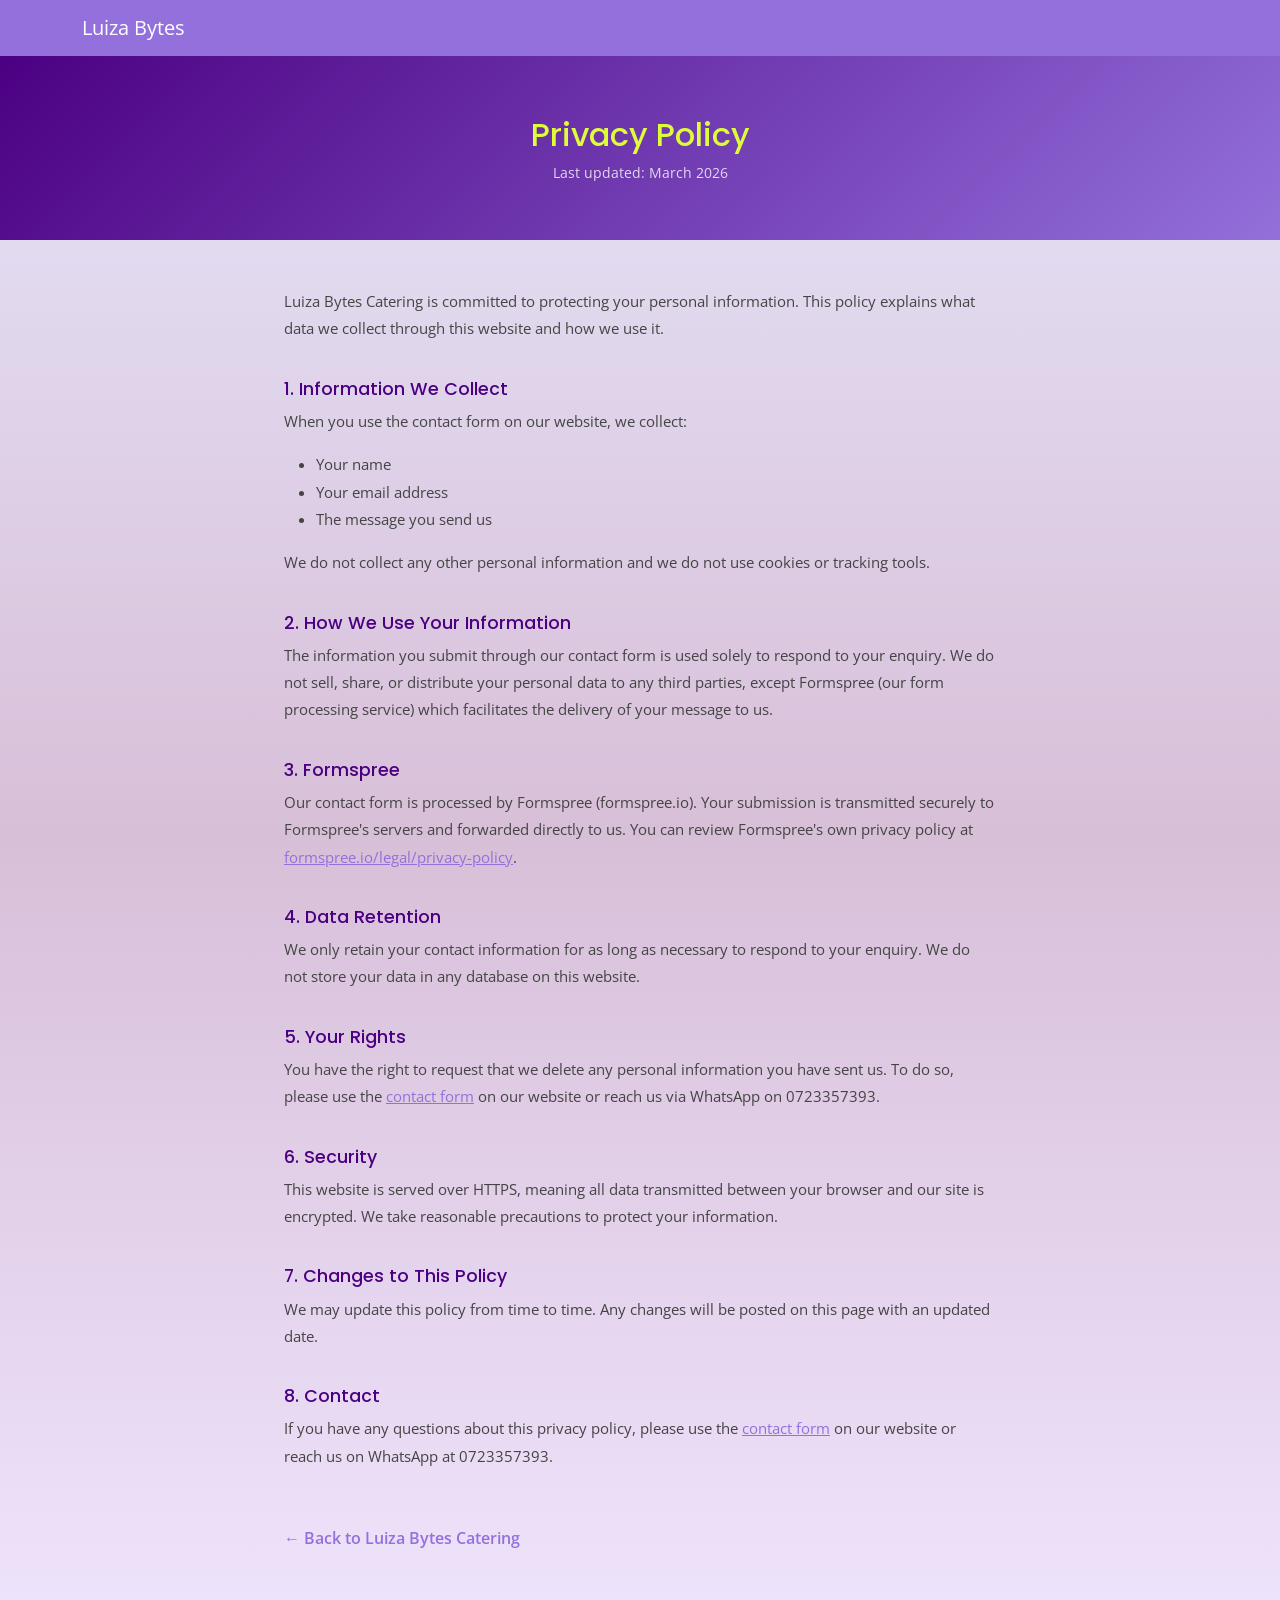
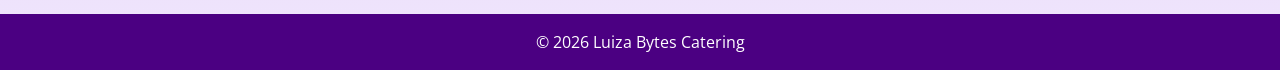
<file: privacy.html>
<!DOCTYPE html>
<html lang="en">
<head>
  <meta charset="UTF-8">
  <meta name="viewport" content="width=device-width, initial-scale=1.0">
  <title>Privacy Policy | Luiza Bytes Catering</title>
  <link href="https://cdn.jsdelivr.net/npm/bootstrap@5.3.2/dist/css/bootstrap.min.css" rel="stylesheet" integrity="sha384-T3c6CoIi6uLrA9TneNEoa7RxnatzjcDSCmG1MXxSR1GAsXEV/Dwwykc2MPK8M2HN" crossorigin="anonymous">
  <link href="https://fonts.googleapis.com/css2?family=Poppins:wght@600&family=Open+Sans&display=swap" rel="stylesheet">
  <link rel="stylesheet" href="style.css">
  <style>
    .privacy-hero {
      background: linear-gradient(135deg, #4B0082, #9370DB);
      color: white;
      padding: 60px 20px 40px;
      text-align: center;
    }
    .privacy-hero h1 {
      font-family: 'Poppins', sans-serif;
      font-size: 2rem;
      color: #e1ff37fb;
    }
    .privacy-hero p {
      color: rgba(255,255,255,0.8);
      font-size: 0.9rem;
    }
    .privacy-body {
      max-width: 760px;
      margin: 0 auto;
      padding: 48px 24px 64px;
    }
    .privacy-body h2 {
      font-family: 'Poppins', sans-serif;
      font-size: 1.1rem;
      color: #4B0082;
      margin-top: 36px;
      margin-bottom: 8px;
    }
    .privacy-body p, .privacy-body li {
      font-family: 'Open Sans', sans-serif;
      font-size: 0.95rem;
      color: #444;
      line-height: 1.8;
    }
    .back-link {
      display: inline-block;
      margin-top: 40px;
      color: #9370DB;
      font-weight: 600;
      text-decoration: none;
    }
    .back-link:hover { color: #4B0082; }
  </style>
</head>
<body style="background: linear-gradient(to bottom, #E6E6FA, #D8BFD8, #F0E6FF); min-height: 100vh;">

  <!-- Navbar -->
  <nav class="navbar navbar-expand-lg navbar-dark custom-navbar">
    <div class="container">
      <a class="navbar-brand" href="index.html">Luiza Bytes</a>
    </div>
  </nav>

  <!-- Hero -->
  <div class="privacy-hero">
    <h1>Privacy Policy</h1>
    <p>Last updated: March 2026</p>
  </div>

  <!-- Content -->
  <div class="privacy-body">

    <p>Luiza Bytes Catering is committed to protecting your personal information. This policy explains what data we collect through this website and how we use it.</p>

    <h2>1. Information We Collect</h2>
    <p>When you use the contact form on our website, we collect:</p>
    <ul>
      <li>Your name</li>
      <li>Your email address</li>
      <li>The message you send us</li>
    </ul>
    <p>We do not collect any other personal information and we do not use cookies or tracking tools.</p>

    <h2>2. How We Use Your Information</h2>
    <p>The information you submit through our contact form is used solely to respond to your enquiry. We do not sell, share, or distribute your personal data to any third parties, except Formspree (our form processing service) which facilitates the delivery of your message to us.</p>

    <h2>3. Formspree</h2>
    <p>Our contact form is processed by Formspree (formspree.io). Your submission is transmitted securely to Formspree's servers and forwarded directly to us. You can review Formspree's own privacy policy at <a href="https://formspree.io/legal/privacy-policy" target="_blank" style="color:#9370DB;">formspree.io/legal/privacy-policy</a>.</p>

    <h2>4. Data Retention</h2>
    <p>We only retain your contact information for as long as necessary to respond to your enquiry. We do not store your data in any database on this website.</p>

    <h2>5. Your Rights</h2>
    <p>You have the right to request that we delete any personal information you have sent us. To do so, please use the <a href="index.html#contact" style="color:#9370DB;">contact form</a> on our website or reach us via WhatsApp on 0723357393.</p>

    <h2>6. Security</h2>
    <p>This website is served over HTTPS, meaning all data transmitted between your browser and our site is encrypted. We take reasonable precautions to protect your information.</p>

    <h2>7. Changes to This Policy</h2>
    <p>We may update this policy from time to time. Any changes will be posted on this page with an updated date.</p>

    <h2>8. Contact</h2>
    <p>If you have any questions about this privacy policy, please use the <a href="index.html#contact" style="color:#9370DB;">contact form</a> on our website or reach us on WhatsApp at 0723357393.</p>

    <a href="index.html" class="back-link">← Back to Luiza Bytes Catering</a>

  </div>

  <footer class="text-center py-3" style="background:#4B0082; color:white;">
    &copy; 2026 Luiza Bytes Catering
  </footer>

</body>
</html>
</file>
<file: style.css>
@import url('https://fonts.googleapis.com/css2?family=Poppins:wght@700&family=Roboto&display=swap');

/* === Reset === */
html, body {
  margin: 0;
  padding: 0;
  width: 100%;
}

/* === Base Body — FIX 1: Removed broken food-pattern.png reference, gradient preserved === */
body {
  font-family: 'Open Sans', sans-serif;
  background: linear-gradient(to bottom, #E6E6FA, #D8BFD8, #F0E6FF);
  background-attachment: fixed;
  margin: 0;
  padding: 0;
}

h1, h2, h5 {
  font-family: 'Poppins', sans-serif;
}

/* === Navbar === */
.custom-navbar {
  background-color: #9370DB;
  position: sticky;
  top: 0;
  z-index: 1000;
}

/* === Hero === */
.hero {
  background: url('hero.jpg') center/cover no-repeat;
  background-blend-mode: darken;
  color: rgb(14, 11, 0);
  text-align: center;
  padding: 140px 20px;
}

/* === Brand Title — restored original look === */
.brand-title {
  font-family: 'Cormorant', serif;
  font-style: italic;
  font-weight: bold;
  font-size: 4.0rem;
  color: #fafa09fb;
  text-align: center;
  text-shadow: 2px 2px 8px rgba(0,0,0,0.3);
}

.tagline {
  font-family: 'Roboto', sans-serif;
  font-weight: 400;
  font-size: 1.1rem;
  color: #000000;
  text-align: center;
}

.btn-warning {
  background-color: #9370DB;
  color: white;
  border: none;
  font-weight: 600;
  letter-spacing: 0.3px;
}

.btn-warning:hover {
  background-color: #7B5CC4;
  color: white;
}

/* === Menu Images — FIX 3: equal height, object-fit cover === */
.menu .img-fluid {
  width: 100%;
  height: 220px;
  object-fit: cover;
  border-radius: 12px;
  box-shadow: 0 4px 8px rgba(0, 0, 0, 0.2);
  transition: transform 0.3s;
  display: block;
}

.menu .img-fluid:hover {
  transform: scale(1.05);
}

.price {
  font-weight: 600;
  color: #4B0082;
  margin-top: 5px;
}

/* === Services === */
.services {
  background-color: #F0E6FF;
}

.services .card {
  border: 1px solid rgba(147, 112, 219, 0.2);
  background-color: #fff;
  transition: transform 0.3s, box-shadow 0.3s;
}

.services .card:hover {
  transform: translateY(-5px);
  box-shadow: 0 8px 20px rgba(147, 112, 219, 0.25);
}

/* === Testimonials === */
.blockquote-footer {
  color: #4B0082;
  font-weight: 600;
  font-style: italic;
  background-color: rgba(230, 230, 250, 0.8);
  padding: 4px 10px;
  border-radius: 12px;
  display: inline-block;
  box-shadow: 0 2px 6px rgba(0, 0, 0, 0.2);
  transition: all 0.3s ease;
}

.blockquote-footer:hover {
  background-color: rgba(230, 230, 250, 1);
  box-shadow: 0 0 10px rgba(147, 112, 219, 0.6);
  transform: scale(1.05);
}

.card {
  border: none;
  box-shadow: 0 4px 8px rgba(0, 0, 0, 0.08);
  transition: transform 0.3s;
}

.card:hover {
  transform: translateY(-5px);
}

/* === Contact === */
.contact {
  background-color: #F8F8FF;
  padding: 60px 20px;
}

/* === Footer === */
footer {
  background: #4B0082;
  color: white;
}

/* === Smooth Scroll === */
html {
  scroll-behavior: smooth;
}

/* === Animations === */
@keyframes fadeInUp {
  from {
    opacity: 0;
    transform: translateY(30px);
  }
  to {
    opacity: 1;
    transform: translateY(0);
  }
}

section {
  animation: fadeInUp 0.8s ease-out;
}

/* === Floating WhatsApp Button === */
.whatsapp-float {
  position: fixed;
  bottom: 20px;
  right: 20px;
  background: #8A2BE2;
  color: rgb(255, 255, 255);
  padding: 15px;
  border-radius: 50%;
  font-size: 24px;
  text-decoration: none;
  box-shadow: 0 4px 8px rgba(0, 0, 0, 0.3);
  transition: transform 0.2s, box-shadow 0.2s;
}

.whatsapp-float:hover {
  transform: scale(1.1);
  box-shadow: 0 6px 16px rgba(0, 0, 0, 0.4);
}

/* =============================================
   RESPONSIVE / MOBILE STYLES
   ============================================= */

/* Tablets (max 768px) */
@media (max-width: 768px) {
  /* FIX 2: Now correctly targets .brand-title instead of .hero h1 */
  .brand-title {
    font-size: 2.2rem;
  }

  .hero {
    padding: 80px 20px;
  }

  .tagline {
    font-size: 1rem;
  }

  /* FIX 3: Slightly shorter image height on tablets */
  .menu .img-fluid {
    height: 180px;
  }

  .whatsapp-float {
    bottom: 15px;
    right: 15px;
    padding: 12px;
    font-size: 20px;
  }
}

/* Mobile phones (max 480px) */
@media (max-width: 480px) {
  .brand-title {
    font-size: 1.8rem;
  }

  .hero {
    padding: 60px 16px;
  }

  /* Full width images on very small screens */
  .menu .img-fluid {
    height: 200px;
  }

  .contact {
    padding: 40px 16px;
  }

  /* Stack nav links cleanly */
  .navbar-nav .nav-link {
    padding: 10px 0;
    border-bottom: 1px solid rgba(255, 255, 255, 0.1);
  }
}

/* =============================================
   GALLERY SECTION
   ============================================= */

.gallery-section {
  background: linear-gradient(to bottom, #F0E6FF, #E6E6FA);
}

/* Prevent section fadeInUp from conflicting with hidden gallery */
.gallery-hidden {
  animation: none !important;
}

.gallery-section h2 {
  color: #4B0082;
}

.masonry-grid {
  columns: 3;
  column-gap: 16px;
}

.masonry-item {
  break-inside: avoid;
  margin-bottom: 16px;
  position: relative;
  border-radius: 12px;
  overflow: hidden;
  cursor: pointer;
}

.masonry-item img {
  width: 100%;
  display: block;
  border-radius: 12px;
  transition: transform 0.4s ease;
  box-shadow: 0 4px 12px rgba(0,0,0,0.15);
}

.masonry-item:hover img {
  transform: scale(1.04);
}

.gallery-overlay {
  position: absolute;
  bottom: 0;
  left: 0;
  right: 0;
  background: linear-gradient(to top, rgba(75,0,130,0.85), transparent);
  color: white;
  padding: 20px 14px 12px;
  border-radius: 0 0 12px 12px;
  opacity: 0;
  transition: opacity 0.3s ease;
}

.masonry-item:hover .gallery-overlay {
  opacity: 1;
}

.gallery-overlay span {
  font-family: 'Poppins', sans-serif;
  font-size: 0.9rem;
  font-weight: 600;
  letter-spacing: 0.3px;
}

/* Tablet: 2 columns */
@media (max-width: 768px) {
  .masonry-grid {
    columns: 2;
    column-gap: 12px;
  }
  .masonry-item {
    margin-bottom: 12px;
  }
}

/* Mobile: 2 columns (tight) */
@media (max-width: 480px) {
  .masonry-grid {
    columns: 2;
    column-gap: 8px;
  }
  .masonry-item {
    margin-bottom: 8px;
  }
  .gallery-overlay {
    opacity: 1;
    padding: 12px 10px 8px;
  }
  .gallery-overlay span {
    font-size: 0.75rem;
  }
}

/* =============================================
   PRICING SECTION
   ============================================= */

.pricing-section {
  background-color: #F8F4FF;
}

.pricing-section h2 {
  color: #4B0082;
}

.pricing-subtitle {
  color: #666;
  font-size: 1rem;
  max-width: 560px;
  margin: 0 auto;
}

.pricing-card {
  background: #fff;
  border: 1px solid rgba(147, 112, 219, 0.2);
  border-radius: 16px;
  padding: 32px 24px;
  height: 100%;
  box-shadow: 0 4px 16px rgba(147, 112, 219, 0.1);
  transition: transform 0.3s, box-shadow 0.3s;
}

.pricing-card:hover {
  transform: translateY(-6px);
  box-shadow: 0 10px 28px rgba(147, 112, 219, 0.2);
}

.pricing-card--highlight {
  background: linear-gradient(135deg, #9370DB, #7B5CC4);
  border-color: #9370DB;
}

.pricing-card--highlight h5,
.pricing-card--highlight .pricing-list li {
  color: #fff;
}

.pricing-icon {
  font-size: 2.4rem;
  margin-bottom: 12px;
}

.pricing-card h5 {
  font-family: 'Poppins', sans-serif;
  color: #4B0082;
  font-size: 1.1rem;
  margin-bottom: 16px;
}

.pricing-list {
  list-style: none;
  padding: 0;
  margin: 0 0 16px 0;
  text-align: left;
}

.pricing-list li {
  padding: 6px 0;
  font-size: 0.92rem;
  color: #444;
  border-bottom: 1px solid rgba(147,112,219,0.1);
}

.pricing-list li:last-child {
  border-bottom: none;
}

.btn-pricing {
  background-color: #9370DB;
  color: #fff;
  border: none;
  border-radius: 8px;
  padding: 10px 20px;
  font-size: 0.9rem;
  font-weight: 600;
  transition: background 0.2s, transform 0.2s;
  display: inline-block;
  text-decoration: none;
}

.btn-pricing:hover {
  background-color: #7B5CC4;
  color: #fff;
  transform: scale(1.03);
}

@media (max-width: 480px) {
  .pricing-card {
    padding: 24px 18px;
  }
}

/* Menu card styles moved inline */

/* =============================================
   GALLERY TOGGLE (show/hide)
   ============================================= */

/* Hidden state — collapsed, no space taken */
.gallery-hidden {
  max-height: 0;
  overflow: hidden;
  padding-top: 0 !important;
  padding-bottom: 0 !important;
  opacity: 0;
  transition: max-height 0.5s ease, opacity 0.4s ease, padding 0.3s ease;
}

/* Visible state — fully expanded */
.gallery-visible {
  max-height: 2000px;
  opacity: 1;
  transition: max-height 0.6s ease, opacity 0.5s ease, padding 0.3s ease;
}

/* Arrow indicator on the nav link */
.gallery-toggle-link {
  cursor: pointer;
}

.gallery-arrow {
  font-size: 0.75rem;
  margin-left: 3px;
  display: inline-block;
  transition: transform 0.3s ease;
  vertical-align: middle;
}

/* =============================================
   FULL MENU — COLLAPSIBLE PANEL
   ============================================= */

/* Toggle button */
.btn-full-menu {
  background: transparent;
  border: 2px solid #9370DB;
  color: #4B0082;
  font-family: 'Poppins', sans-serif;
  font-weight: 600;
  font-size: 1rem;
  padding: 10px 32px;
  border-radius: 30px;
  cursor: pointer;
  transition: background 0.25s, color 0.25s, transform 0.2s;
  letter-spacing: 0.3px;
}

.btn-full-menu:hover {
  background: #9370DB;
  color: #fff;
  transform: scale(1.03);
}

.full-menu-arrow {
  font-size: 0.8rem;
  margin-left: 4px;
  vertical-align: middle;
  display: inline-block;
}

/* Panel hidden/visible states */
.full-menu-hidden {
  max-height: 0;
  overflow: hidden;
  opacity: 0;
  transition: max-height 0.5s ease, opacity 0.4s ease;
}

.full-menu-visible {
  max-height: 3000px;
  opacity: 1;
  transition: max-height 0.7s ease, opacity 0.5s ease;
}

/* Inner panel styling */
.full-menu-inner {
  background: linear-gradient(160deg, #160827 0%, #250d45 100%);
  border: 1px solid rgba(212, 175, 55, 0.18);
  border-radius: 20px;
  padding: 36px 40px 40px;
  margin-top: 24px;
  box-shadow: 0 16px 48px rgba(0, 0, 0, 0.4);
  max-width: 620px;
  margin-left: auto;
  margin-right: auto;
}

.full-menu-title {
  font-family: 'Cormorant', serif;
  color: #e8c84a;
  font-size: 2rem;
  font-weight: 700;
  font-style: italic;
  margin-bottom: 6px;
  text-align: center;
  letter-spacing: 0.5px;
  text-shadow: 0 2px 16px rgba(232, 200, 74, 0.25);
}

.full-menu-subtitle {
  color: rgba(255,255,255,0.45);
  font-family: 'Open Sans', sans-serif;
  font-size: 0.85rem;
  text-align: center;
  margin-bottom: 6px;
}

.full-menu-subtitle::after {
  content: '';
  display: block;
  width: 50px;
  height: 1px;
  background: linear-gradient(90deg, transparent, #e8c84a, transparent);
  margin: 14px auto 26px;
  opacity: 0.6;
}

/* Each menu row */
.full-menu-row {
  display: flex;
  align-items: center;
  padding: 13px 6px;
  border-bottom: 1px solid rgba(255, 255, 255, 0.06);
  border-radius: 6px;
  transition: background 0.18s ease;
}
.full-menu-row:hover {
  background: rgba(255, 255, 255, 0.04);
}

.full-menu-row:last-child {
  border-bottom: none;
}

.fm-name {
  font-family: 'Open Sans', sans-serif;
  font-size: 1rem;
  color: rgba(255, 255, 255, 0.9);
  white-space: nowrap;
}

/* Line between name and price */
.fm-dots {
  flex: 1;
  border-bottom: 1px solid rgba(255, 255, 255, 0.1);
  margin: 0 14px;
  position: relative;
  top: -2px;
}

.fm-price {
  font-family: 'Poppins', sans-serif;
  font-weight: 700;
  font-size: 0.82rem;
  color: #160827;
  background: #e8c84a;
  padding: 4px 13px;
  border-radius: 20px;
  white-space: nowrap;
  letter-spacing: 0.2px;
  box-shadow: 0 2px 8px rgba(232, 200, 74, 0.25);
}

/* ── Category headers ── */
.fm-category-header {
  font-family: 'Poppins', sans-serif;
  font-weight: 600;
  font-size: 0.8rem;
  color: rgba(255,255,255,0.85);
  background: rgba(255, 255, 255, 0.06);
  border: 1px solid rgba(255, 255, 255, 0.1);
  padding: 10px 18px;
  border-radius: 10px;
  margin: 26px 0 6px;
  letter-spacing: 1.5px;
  text-transform: uppercase;
  display: flex;
  align-items: center;
  gap: 10px;
  width: 100%;
}

.fm-category-header:first-of-type {
  margin-top: 0;
}

.fm-category-icon {
  font-size: 1.1rem;
}

/* Mobile adjustments */
@media (max-width: 480px) {
  .full-menu-inner {
    padding: 28px 20px 32px;
  }
  .fm-name,
  .fm-price {
    font-size: 0.88rem;
  }
  .fm-category-header {
    font-size: 0.88rem;
    padding: 7px 14px;
  }
}

/* =============================================
   ACTIVE NAV LINK (scroll spy)
   ============================================= */

.navbar-nav .nav-link.active-section {
  color: #fff !important;
  font-weight: 600;
  border-bottom: 2px solid #e1ff37fb;
  padding-bottom: 2px;
}

/* =============================================
   BACK TO TOP BUTTON
   ============================================= */

.back-to-top {
  position: fixed;
  bottom: 80px;
  right: 20px;
  width: 44px;
  height: 44px;
  background: rgba(75, 0, 130, 0.45);   /* semi-transparent purple */
  color: #e1ff37fb;
  border: 1px solid rgba(255,255,255,0.2);
  border-radius: 50%;
  font-size: 1.5rem;
  line-height: 1;
  cursor: pointer;
  box-shadow: 0 2px 8px rgba(0,0,0,0.15);
  opacity: 0;
  visibility: hidden;
  transform: translateY(12px);
  /* fast fade-out (0.25s), slightly slower fade-in (0.2s) */
  transition: opacity 0.25s ease, transform 0.25s ease, visibility 0.25s;
  z-index: 999;
}

/* Visible while scrolling/touching — still semi-transparent */
.back-to-top.btt-visible {
  opacity: 1;
  visibility: visible;
  transform: translateY(0);
}

.back-to-top:hover {
  background: rgba(147, 112, 219, 0.6);
  transform: translateY(-2px);
}

@media (max-width: 480px) {
  .back-to-top {
    bottom: 70px;
    right: 14px;
    width: 40px;
    height: 40px;
    font-size: 1.3rem;
  }
}
</file>
